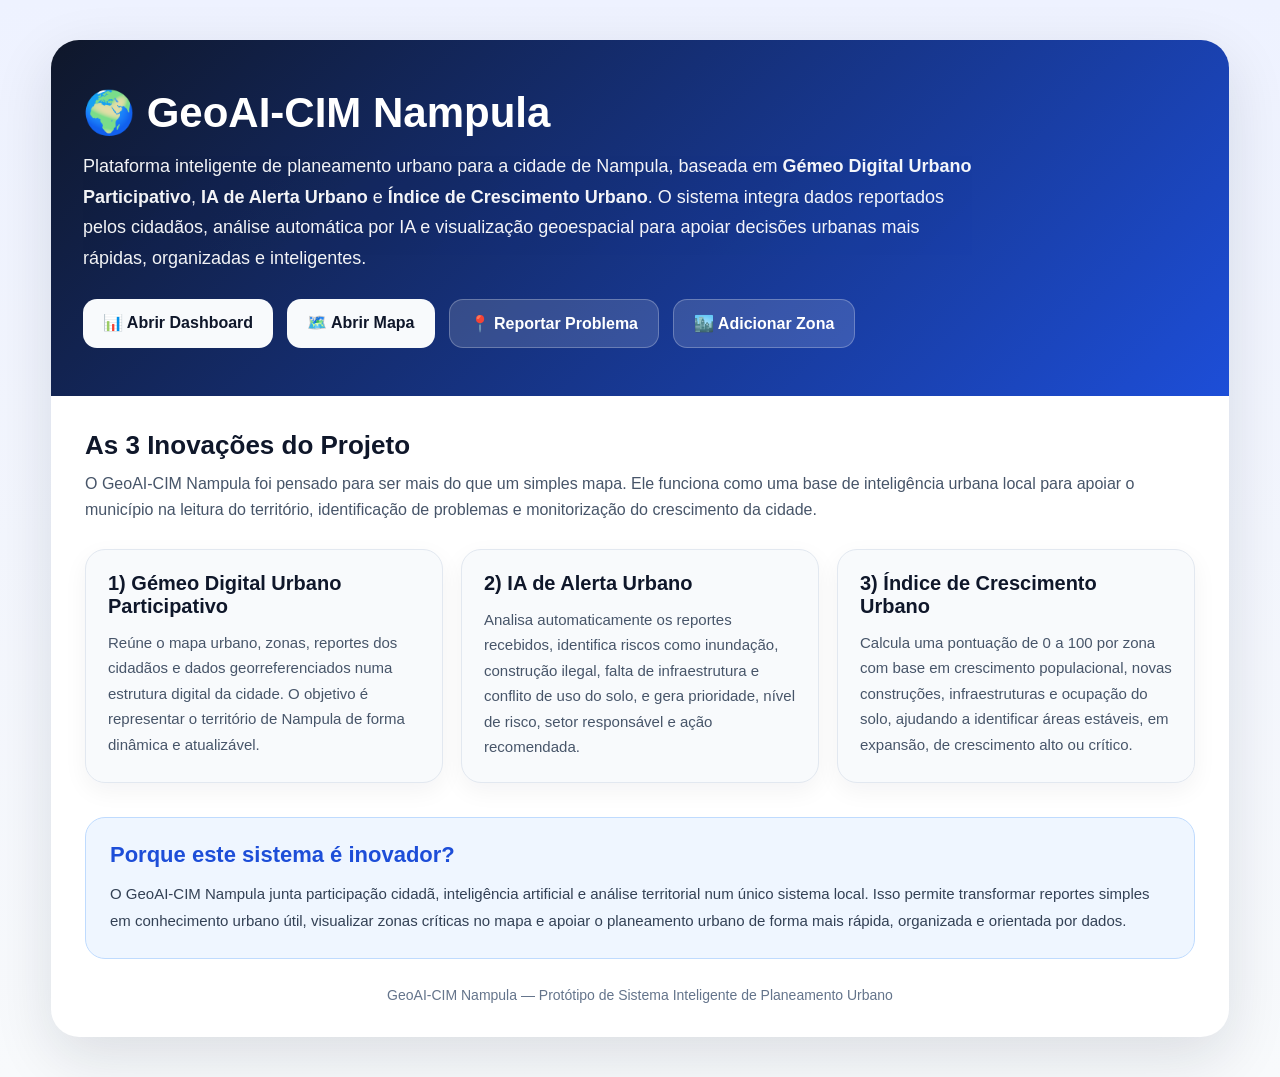
<file: index.html>
<!DOCTYPE html>
<html lang="pt">
<head>
    <meta charset="UTF-8">
    <meta name="viewport" content="width=device-width, initial-scale=1.0">
    <title>GeoAI-CIM Nampula</title>
    <style>
        *{
            box-sizing:border-box;
            margin:0;
            padding:0;
            font-family:Arial, Helvetica, sans-serif;
        }

        body{
            background:linear-gradient(180deg,#eef2ff 0%, #f8fafc 100%);
            color:#0f172a;
        }

        .hero{
            min-height:100vh;
            display:flex;
            align-items:center;
            justify-content:center;
            padding:40px 20px;
        }

        .container{
            width:min(1200px, 95%);
            margin:auto;
        }

        .hero-box{
            background:white;
            border-radius:28px;
            box-shadow:0 20px 60px rgba(15,23,42,0.12);
            overflow:hidden;
        }

        .top{
            background:linear-gradient(135deg,#0f172a,#1d4ed8);
            color:white;
            padding:48px 32px;
        }

        .top h1{
            font-size:42px;
            margin-bottom:14px;
        }

        .top p{
            font-size:18px;
            line-height:1.7;
            max-width:900px;
            opacity:0.95;
        }

        .actions{
            margin-top:26px;
            display:flex;
            flex-wrap:wrap;
            gap:14px;
        }

        .btn{
            text-decoration:none;
            padding:14px 20px;
            border-radius:14px;
            font-weight:bold;
            transition:0.25s;
            display:inline-block;
        }

        .btn-primary{
            background:#f8fafc;
            color:#0f172a;
        }

        .btn-primary:hover{
            background:#e2e8f0;
        }

        .btn-secondary{
            background:rgba(255,255,255,0.14);
            color:white;
            border:1px solid rgba(255,255,255,0.25);
        }

        .btn-secondary:hover{
            background:rgba(255,255,255,0.24);
        }

        .content{
            padding:34px;
        }

        .section-title{
            font-size:26px;
            margin-bottom:10px;
            color:#0f172a;
        }

        .section-subtitle{
            color:#475569;
            margin-bottom:26px;
            line-height:1.6;
        }

        .grid{
            display:grid;
            grid-template-columns:repeat(auto-fit, minmax(260px,1fr));
            gap:18px;
            margin-bottom:34px;
        }

        .card{
            background:#f8fafc;
            border:1px solid #e2e8f0;
            border-radius:20px;
            padding:22px;
            box-shadow:0 8px 24px rgba(15,23,42,0.05);
        }

        .card h3{
            font-size:20px;
            margin-bottom:12px;
            color:#0f172a;
        }

        .card p{
            font-size:15px;
            color:#475569;
            line-height:1.7;
        }

        .impact{
            background:#eff6ff;
            border:1px solid #bfdbfe;
            padding:24px;
            border-radius:20px;
        }

        .impact h3{
            margin-bottom:12px;
            font-size:22px;
            color:#1d4ed8;
        }

        .impact p{
            color:#334155;
            line-height:1.8;
            font-size:15px;
        }

        .footer{
            margin-top:28px;
            font-size:14px;
            color:#64748b;
            text-align:center;
        }
    </style>
</head>
<body>

    <section class="hero">
        <div class="container">
            <div class="hero-box">

                <div class="top">
                    <h1>🌍 GeoAI-CIM Nampula</h1>
                    <p>
                        Plataforma inteligente de planeamento urbano para a cidade de Nampula, baseada em
                        <strong>Gémeo Digital Urbano Participativo</strong>,
                        <strong>IA de Alerta Urbano</strong> e
                        <strong>Índice de Crescimento Urbano</strong>.
                        O sistema integra dados reportados pelos cidadãos, análise automática por IA e visualização geoespacial
                        para apoiar decisões urbanas mais rápidas, organizadas e inteligentes.
                    </p>

                    <div class="actions">
                        <a href="/dashboard" class="btn btn-primary">📊 Abrir Dashboard</a>
                        <a href="/mapa" class="btn btn-primary">🗺️ Abrir Mapa</a>
                        <a href="/reportar" class="btn btn-secondary">📍 Reportar Problema</a>
                        <a href="/adicionar_zona" class="btn btn-secondary">🏙️ Adicionar Zona</a>
                    </div>
                </div>

                <div class="content">
                    <h2 class="section-title">As 3 Inovações do Projeto</h2>
                    <p class="section-subtitle">
                        O GeoAI-CIM Nampula foi pensado para ser mais do que um simples mapa.
                        Ele funciona como uma base de inteligência urbana local para apoiar o município na leitura do território,
                        identificação de problemas e monitorização do crescimento da cidade.
                    </p>

                    <div class="grid">
                        <div class="card">
                            <h3>1) Gémeo Digital Urbano Participativo</h3>
                            <p>
                                Reúne o mapa urbano, zonas, reportes dos cidadãos e dados georreferenciados
                                numa estrutura digital da cidade. O objetivo é representar o território de Nampula
                                de forma dinâmica e atualizável.
                            </p>
                        </div>

                        <div class="card">
                            <h3>2) IA de Alerta Urbano</h3>
                            <p>
                                Analisa automaticamente os reportes recebidos, identifica riscos como inundação,
                                construção ilegal, falta de infraestrutura e conflito de uso do solo, e gera
                                prioridade, nível de risco, setor responsável e ação recomendada.
                            </p>
                        </div>

                        <div class="card">
                            <h3>3) Índice de Crescimento Urbano</h3>
                            <p>
                                Calcula uma pontuação de 0 a 100 por zona com base em crescimento populacional,
                                novas construções, infraestruturas e ocupação do solo, ajudando a identificar
                                áreas estáveis, em expansão, de crescimento alto ou crítico.
                            </p>
                        </div>
                    </div>

                    <div class="impact">
                        <h3>Porque este sistema é inovador?</h3>
                        <p>
                            O GeoAI-CIM Nampula junta participação cidadã, inteligência artificial e análise territorial
                            num único sistema local. Isso permite transformar reportes simples em conhecimento urbano útil,
                            visualizar zonas críticas no mapa e apoiar o planeamento urbano de forma mais rápida,
                            organizada e orientada por dados.
                        </p>
                    </div>

                    <div class="footer">
                        GeoAI-CIM Nampula — Protótipo de Sistema Inteligente de Planeamento Urbano
                    </div>
                </div>

            </div>
        </div>
    </section>

</body>
</html>
</file>
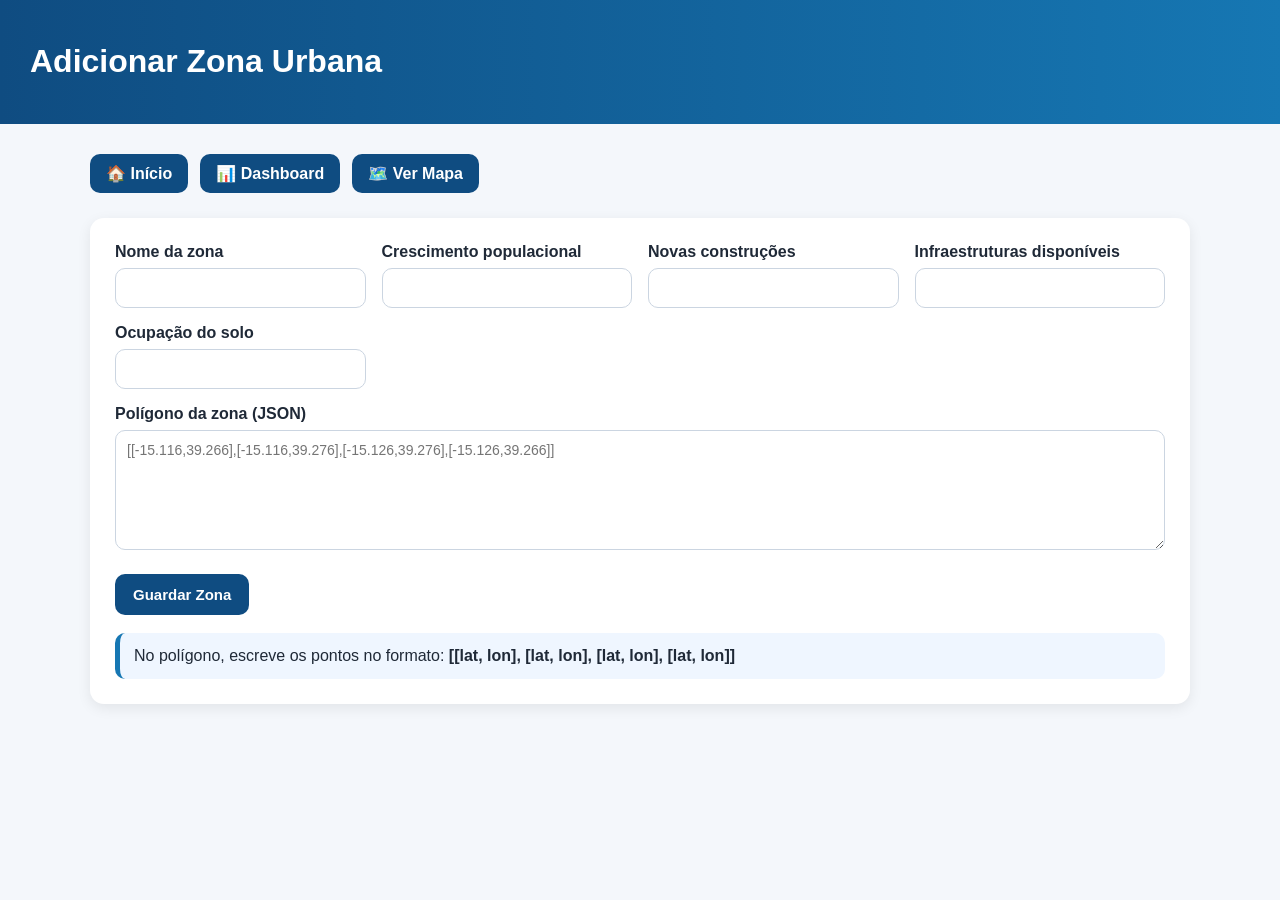
<file: adicionar_zona.html>
<!DOCTYPE html>
<html lang="pt">
<head>
    <meta charset="UTF-8">
    <title>Adicionar Zona</title>
    <meta name="viewport" content="width=device-width, initial-scale=1.0">
    <style>
        *{box-sizing:border-box;font-family:Arial,Helvetica,sans-serif}
        body{margin:0;background:#f4f7fb;color:#1f2937}
        .topbar{background:linear-gradient(90deg,#0f4c81,#1677b3);color:white;padding:22px 30px}
        .container{width:95%;max-width:1100px;margin:30px auto}
        .menu{display:flex;flex-wrap:wrap;gap:12px;margin-bottom:25px}
        .menu a{text-decoration:none;background:#0f4c81;color:white;padding:10px 16px;border-radius:10px;font-weight:bold}
        .box{background:white;border-radius:14px;padding:25px;box-shadow:0 4px 14px rgba(0,0,0,0.08)}
        .form-grid{display:grid;grid-template-columns:repeat(auto-fit,minmax(240px,1fr));gap:16px}
        .field label{display:block;font-weight:bold;margin-bottom:7px}
        .field input,.field textarea{width:100%;padding:11px;border:1px solid #cbd5e1;border-radius:10px;font-size:14px}
        .full{grid-column:1 / -1}
        .btn{margin-top:20px;background:#0f4c81;color:white;border:none;padding:12px 18px;border-radius:10px;font-size:15px;font-weight:bold;cursor:pointer}
        .note{margin-top:18px;background:#eff6ff;border-left:5px solid #1677b3;padding:14px;border-radius:10px}
    </style>
</head>
<body>
    <div class="topbar"><h1>Adicionar Zona Urbana</h1></div>
    <div class="container">
        <div class="menu">
            <a href="/">🏠 Início</a>
            <a href="/dashboard">📊 Dashboard</a>
            <a href="/mapa">🗺️ Ver Mapa</a>
        </div>

        <div class="box">
            <form method="POST">
                <div class="form-grid">
                    <div class="field">
                        <label>Nome da zona</label>
                        <input type="text" name="nome" required>
                    </div>
                    <div class="field">
                        <label>Crescimento populacional</label>
                        <input type="number" step="0.1" name="crescimento_populacional" required>
                    </div>
                    <div class="field">
                        <label>Novas construções</label>
                        <input type="number" step="0.1" name="novas_construcoes" required>
                    </div>
                    <div class="field">
                        <label>Infraestruturas disponíveis</label>
                        <input type="number" step="0.1" name="infraestruturas" required>
                    </div>
                    <div class="field">
                        <label>Ocupação do solo</label>
                        <input type="number" step="0.1" name="ocupacao_solo" required>
                    </div>
                    <div class="field full">
                        <label>Polígono da zona (JSON)</label>
                        <textarea name="poligono" rows="6" placeholder='[[-15.116,39.266],[-15.116,39.276],[-15.126,39.276],[-15.126,39.266]]'></textarea>
                    </div>
                </div>

                <button type="submit" class="btn">Guardar Zona</button>
            </form>

            <div class="note">
                No polígono, escreve os pontos no formato:
                <strong>[[lat, lon], [lat, lon], [lat, lon], [lat, lon]]</strong>
            </div>
        </div>
    </div>
</body>
</html>
</file>
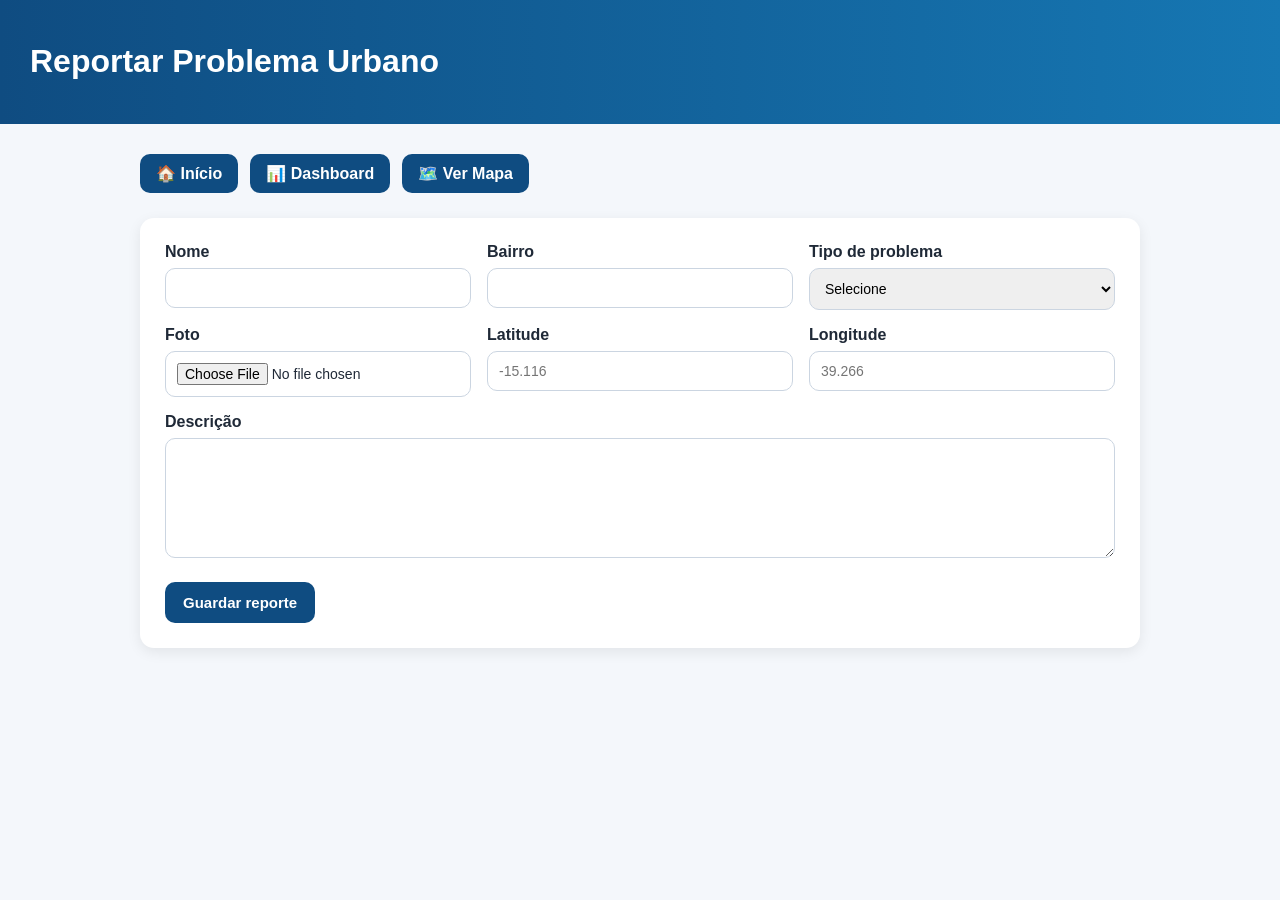
<file: reportar.html>
<!DOCTYPE html>
<html lang="pt">
<head>
    <meta charset="UTF-8">
    <title>Reportar Problema</title>
    <meta name="viewport" content="width=device-width, initial-scale=1.0">
    <style>
        *{box-sizing:border-box;font-family:Arial,Helvetica,sans-serif}
        body{margin:0;background:#f4f7fb;color:#1f2937}
        .topbar{background:linear-gradient(90deg,#0f4c81,#1677b3);color:white;padding:22px 30px}
        .container{width:95%;max-width:1000px;margin:30px auto}
        .menu{display:flex;flex-wrap:wrap;gap:12px;margin-bottom:25px}
        .menu a{text-decoration:none;background:#0f4c81;color:white;padding:10px 16px;border-radius:10px;font-weight:bold}
        .box{background:white;border-radius:14px;padding:25px;box-shadow:0 4px 14px rgba(0,0,0,0.08)}
        .form-grid{display:grid;grid-template-columns:repeat(auto-fit,minmax(240px,1fr));gap:16px}
        .field label{display:block;font-weight:bold;margin-bottom:7px}
        .field input,.field select,.field textarea{width:100%;padding:11px;border:1px solid #cbd5e1;border-radius:10px;font-size:14px}
        .full{grid-column:1 / -1}
        .btn{margin-top:20px;background:#0f4c81;color:white;border:none;padding:12px 18px;border-radius:10px;font-size:15px;font-weight:bold;cursor:pointer}
    </style>
</head>
<body>
    <div class="topbar"><h1>Reportar Problema Urbano</h1></div>
    <div class="container">
        <div class="menu">
            <a href="/">🏠 Início</a>
            <a href="/dashboard">📊 Dashboard</a>
            <a href="/mapa">🗺️ Ver Mapa</a>
        </div>

        <div class="box">
            <form method="POST" enctype="multipart/form-data">
                <div class="form-grid">
                    <div class="field">
                        <label>Nome</label>
                        <input type="text" name="nome">
                    </div>
                    <div class="field">
                        <label>Bairro</label>
                        <input type="text" name="bairro">
                    </div>
                    <div class="field">
                        <label>Tipo de problema</label>
                        <select name="tipo_problema">
                            <option value="">Selecione</option>
                            <option value="Inundação">Inundação</option>
                            <option value="Construção ilegal">Construção ilegal</option>
                            <option value="Falta de drenagem">Falta de drenagem</option>
                            <option value="Falta de saneamento">Falta de saneamento</option>
                            <option value="Lixo acumulado">Lixo acumulado</option>
                            <option value="Conflito de uso do solo">Conflito de uso do solo</option>
                            <option value="Outro">Outro</option>
                        </select>
                    </div>
                    <div class="field">
                        <label>Foto</label>
                        <input type="file" name="foto">
                    </div>
                    <div class="field">
                        <label>Latitude</label>
                        <input type="text" name="latitude" placeholder="-15.116">
                    </div>
                    <div class="field">
                        <label>Longitude</label>
                        <input type="text" name="longitude" placeholder="39.266">
                    </div>
                    <div class="field full">
                        <label>Descrição</label>
                        <textarea name="descricao" rows="6"></textarea>
                    </div>
                </div>
                <button type="submit" class="btn">Guardar reporte</button>
            </form>
        </div>
    </div>
</body>
</html>
</file>
